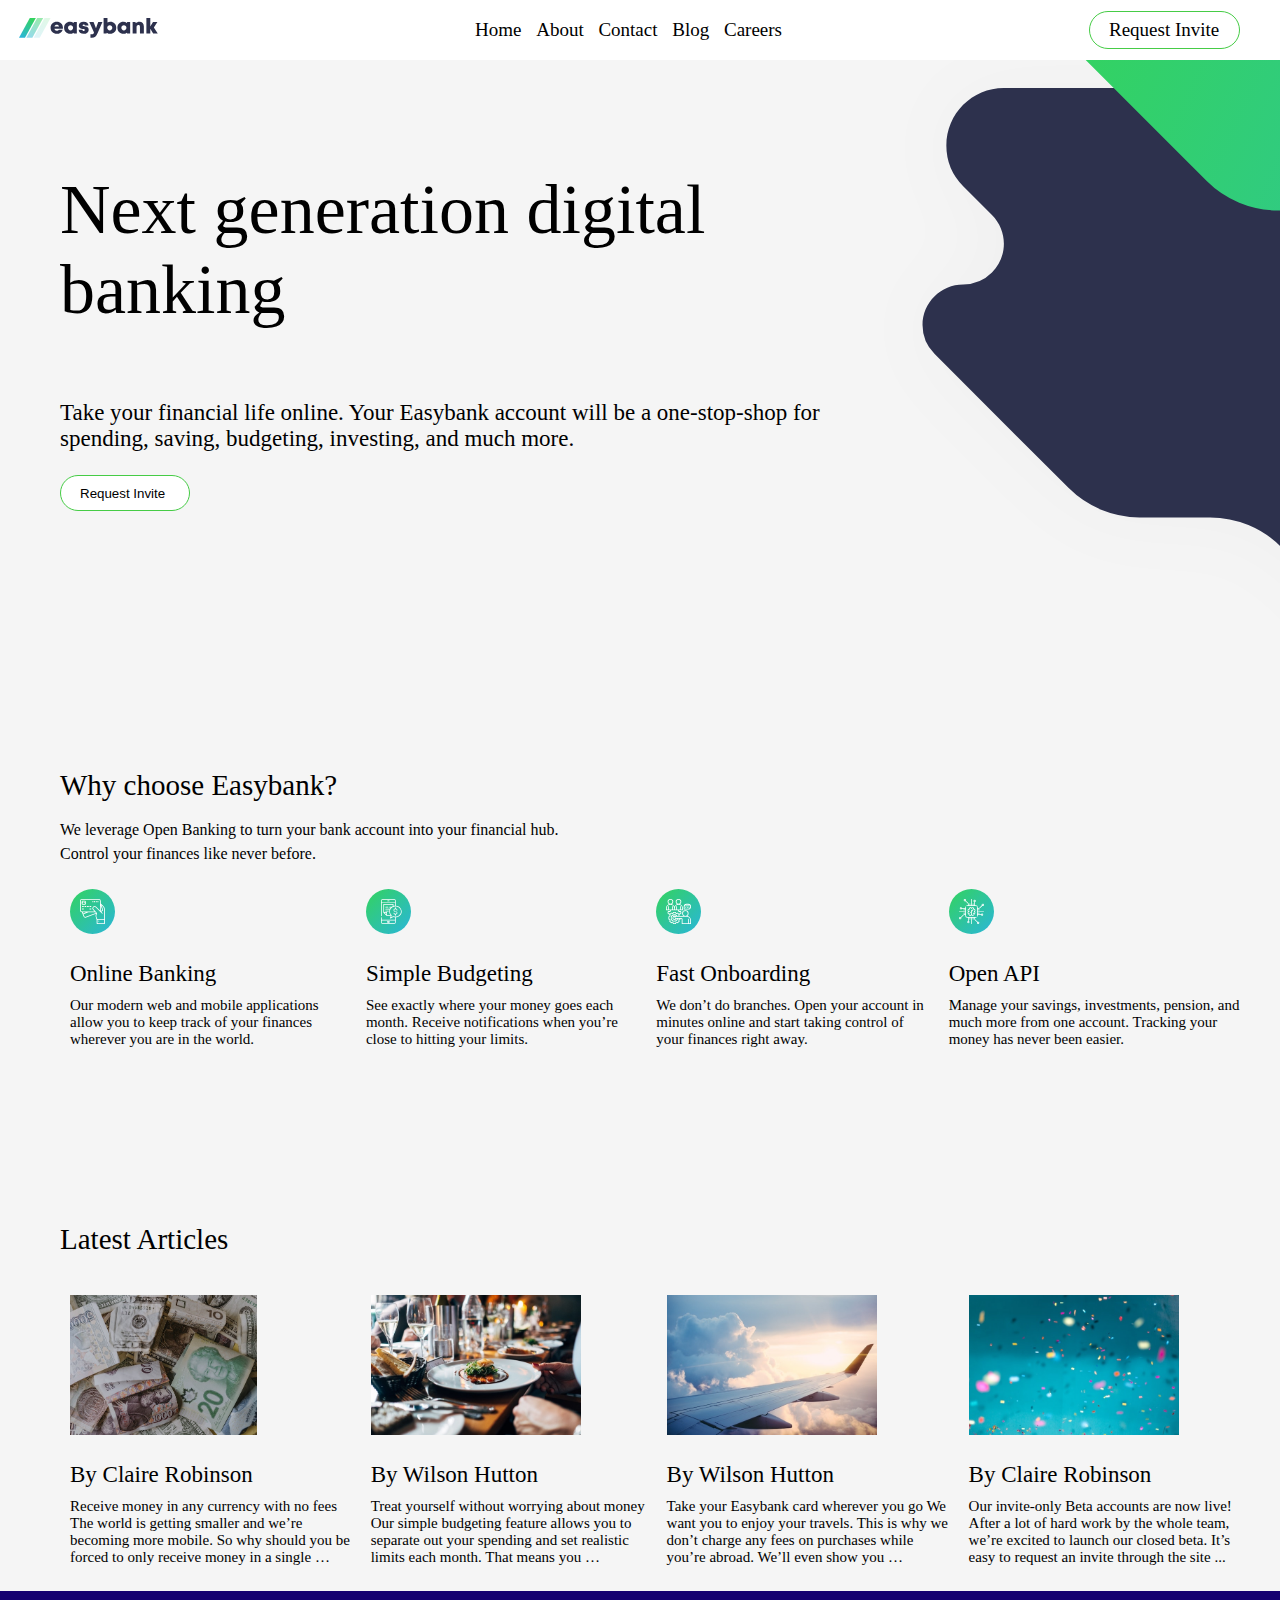
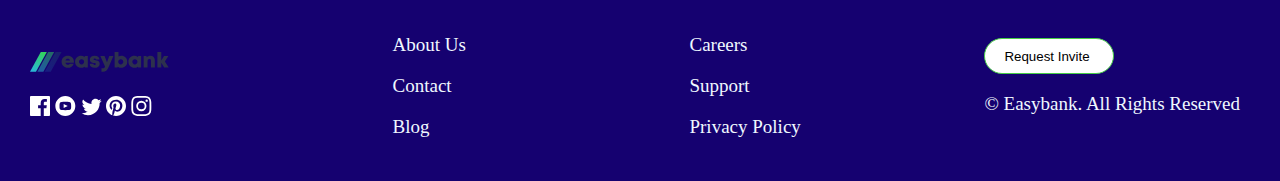
<file: main/index.html>
<!DOCTYPE html>
<html>
        <head>
                <title>Easybank</title>
                <link rel="stylesheet" type="text/css" href="main.css">
        </head>

        <body>
                <div class="navbar">
                        <div><img src="images/logo.svg"></div>
                        <div class="mubnav">
                                <ul class="ubnav">Home</ul>
                                <ul class="ubnav"> About</ul>
                                <ul class="ubnav">Contact</ul>
                                <ul class="ubnav">Blog</ul>
                                <ul class="ubnav">Careers</ul>
                        </div>
                        <div class="request">Request Invite</div>
                </div>

                <div class="maindiv">
                        <div class="div1">
                                <div class="divdiv1">
                                        <p class="p1"> Next generation digital banking</p>
                                        <p class="pp"> Take your financial life online. Your Easybank account will be a one-stop-shop for spending, saving, budgeting, investing, and much more.</p>
                                        <button class="request">Request Invite</button>
                                </div>
                                <div class="ideimage"><img src="images/bg-intro-desktop.svg"></div>
                        </div>

                        <div class="div3">
                                <p class="p3">Why choose Easybank?</p>
                                <p class="p31">We leverage Open Banking to turn your bank account into your financial hub. </p>
                                <p class="p31">Control your finances like never before.</p>
                        </div>
                        <div class="div4">
                                <div class="divdiv3">
                                        <img src="images/icon-online.svg" class="imgg">
                                        <p class="ppp">Online Banking</p>
                                        <p class="mallp">Our modern web and mobile applications allow you to keep track of your finances wherever you are in the world.</p>
                                </div>
                                <div class="divdiv3">
                                        <img src="images/icon-budgeting.svg" class="imgg">
                                        <p class="ppp">Simple Budgeting</p>
                                        <p class="mallp">See exactly where your money goes each month. Receive notifications when you’re close to hitting your limits.</p>
                                </div>
                                <div class="divdiv3">
                                        <img src="images/icon-onboarding.svg" class="imgg">
                                        <p class="ppp"> Fast Onboarding</p>
                                        <p class="mallp">We don’t do branches. Open your account in minutes online and start taking control of your finances right away.</p>
                                </div>
                                <div class="divdiv3">
                                        <img src="images/icon-api.svg" class="imgg">
                                        <p class="ppp">Open API</p>
                                        <p class="mallp"> Manage your savings, investments, pension, and much more from one account. Tracking your money has never been easier.</p>
                                </div>
                        </div>

                        <div>
                                <p class="p3 pppp">Latest Articles</p>
                                <div class="div4">
                                        <div class="name">
                                                <img src="images/image-currency.jpg" class="neimg">
                                                <p class="ppp">By Claire Robinson</p>
                                                <p class="mallp">Receive money in any currency with no fees The world is getting smaller and we’re becoming more mobile. So why should you be forced to only receive money in a single …</p>
                                        </div>
                                        <div class="name">
                                                <img src="images/image-restaurant.jpg" class="neimg">
                                                <p class="ppp">By Wilson Hutton</p>
                                                <p class="mallp">Treat yourself without worrying about money Our simple budgeting feature allows you to separate out your spending and set realistic limits each month. That means you … </p>
                                        </div>
                                        <div>
                                                <img src="images/image-plane.jpg" class="neimg">
                                                <p class="ppp">By  Wilson Hutton</p>
                                                <p class="mallp">Take your Easybank card wherever you go We want you to enjoy your travels. This is why we don’t charge any fees on purchases while you’re abroad. We’ll even show you …</p>
                                        </div>
                                        <div class="name">
                                                <img src="images/image-confetti.jpg" class="neimg">
                                                <p class="ppp">By Claire Robinson</p>
                                                <p class="mallp">Our invite-only Beta accounts are now live! After a lot of hard work by the whole team, we’re excited to launch our closed beta. It’s easy to request an invite through the site ...</p>
                                        </div>
                                </div>

                        </div>


                </div>

                <div class="bottomnav">
                                <div>
                                        <img src="images/logo.svg" class="bottomlogo">
                                        <div>
                                                <img src="images/icon-facebook.svg">
                                                <img src="images/icon-youtube.svg">
                                                <img src="images/icon-twitter.svg">
                                                <img src="images/icon-pinterest.svg">
                                                <img src="images/icon-instagram.svg">
                                        </div>
                                </div>
                                <div>
                                        <ul> About Us</ul>
                                        <ul> Contact</ul>
                                        <ul> Blog</ul>
                                </div>
                                <div>
                                        <ul> Careers</ul>
                                        <ul> Support</ul>
                                        <ul> Privacy Policy</ul>
                                </div>
                                <div>
                                        <button class="request"
                                        > Request Invite</button>
                                        <p>© Easybank. All Rights Reserved</p>
                                </div>
                        </div>
        </body>
</html>
</file>
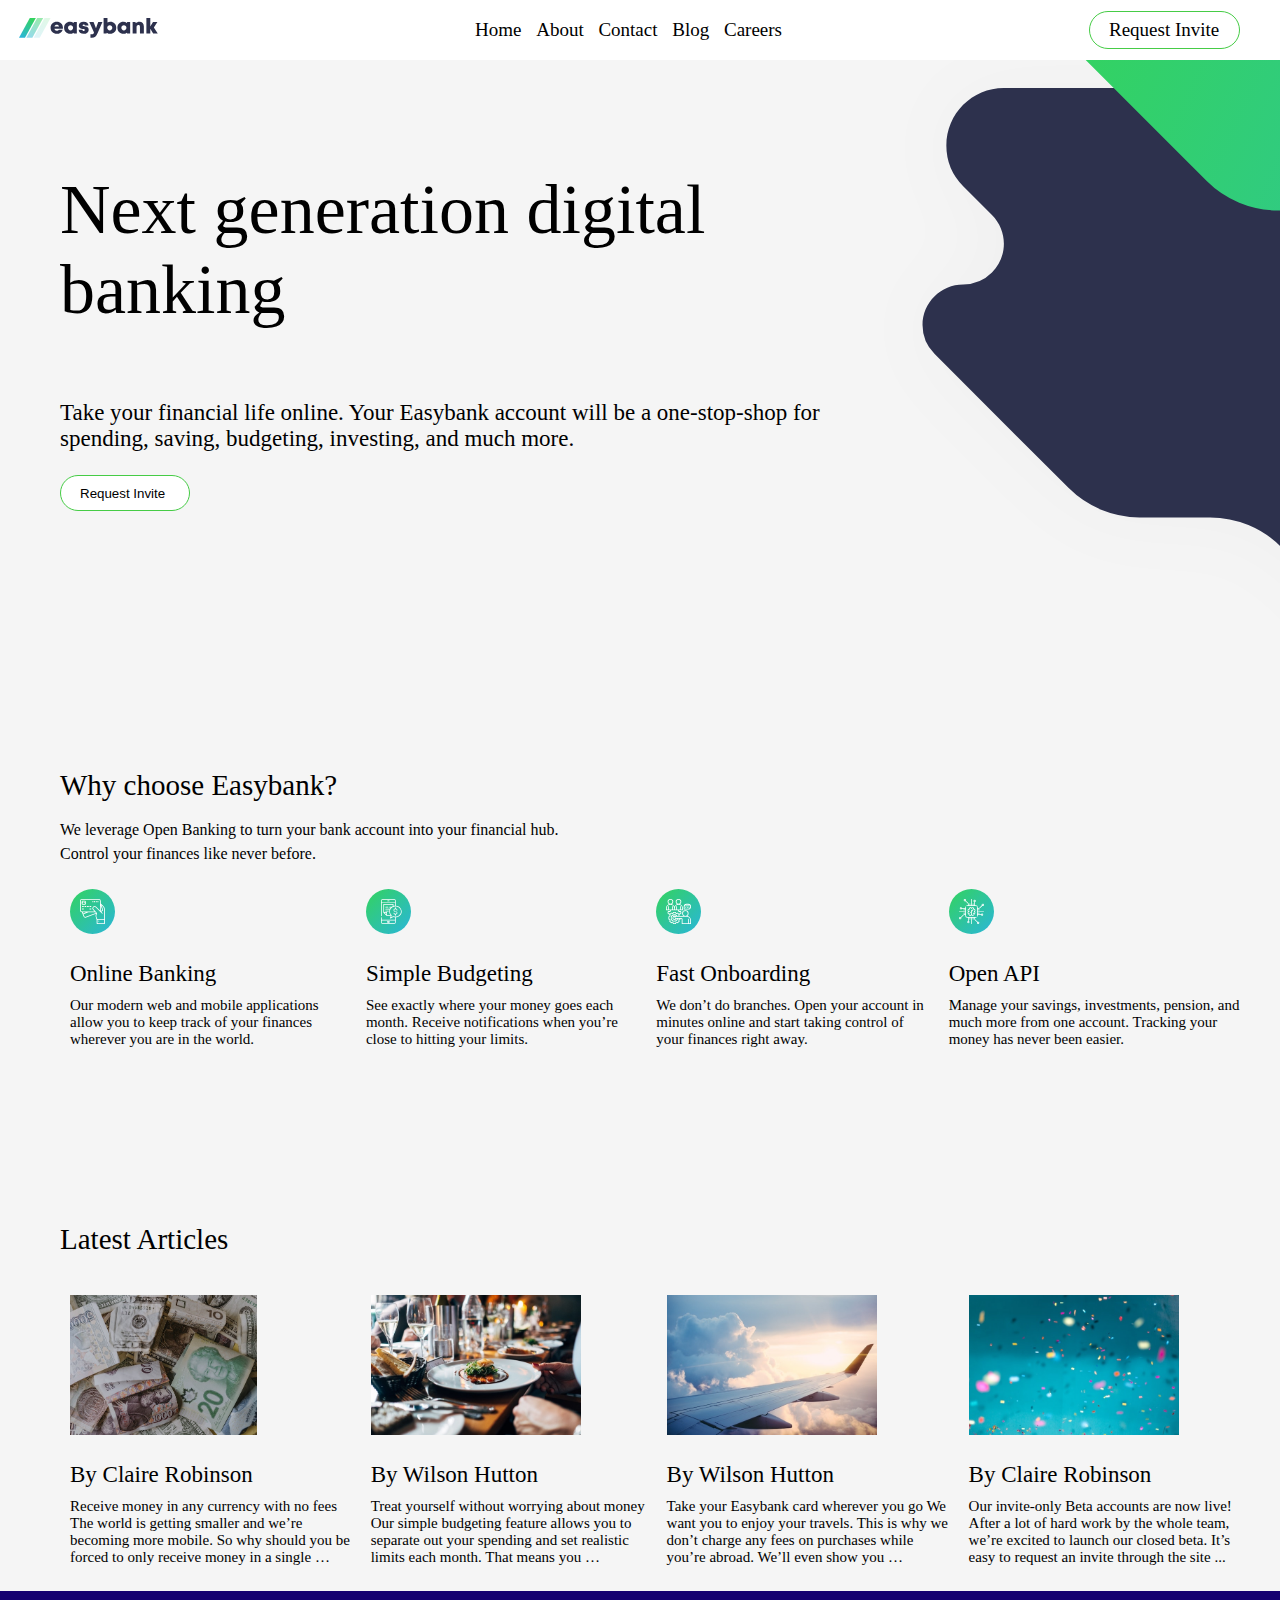
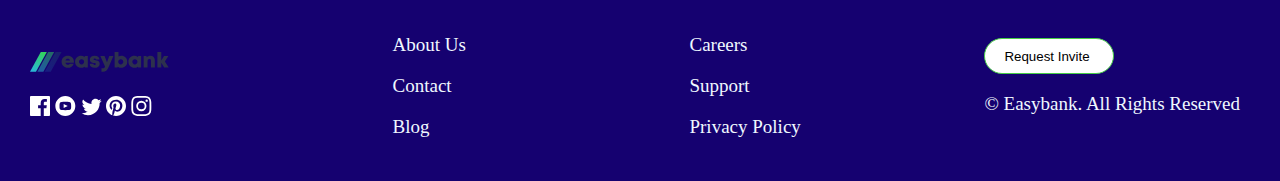
<file: main/home.html>
<!DOCTYPE html>
<html>
	<head>
		<title>Easybank</title>
		<link rel="stylesheet" type="text/css" href="main.css">
	</head>

	<body>
		<div class="navbar">
			<div><img src="images/logo.svg"></div>
			<div class="mubnav">
				<ul class="ubnav">Home</ul>
				<ul class="ubnav"> About</ul>
				<ul class="ubnav">Contact</ul>
				<ul class="ubnav">Blog</ul>
				<ul class="ubnav">Careers</ul>
			</div>
			<div class="request">Request Invite</div>
		</div>

		<div class="maindiv">
			<div class="div1">
				<div class="divdiv1">
					<p class="p1"> Next generation digital banking</p>
					<p class="pp"> Take your financial life online. Your Easybank account will be a one-stop-shop for spending, saving, budgeting, investing, and much more.</p>
					<button class="request">Request Invite</button>
				</div>
				<div class="ideimage"><img src="images/bg-intro-desktop.svg"></div>
			</div>

			<div class="div3">
				<p class="p3">Why choose Easybank?</p>
				<p class="p31">We leverage Open Banking to turn your bank account into your financial hub. </p>
				<p class="p31">Control your finances like never before.</p>
			</div>
			<div class="div4">
				<div class="divdiv3">
					<img src="images/icon-online.svg" class="imgg">
					<p class="ppp">Online Banking</p>
					<p class="mallp">Our modern web and mobile applications allow you to keep track of your finances wherever you are in the world.</p>
				</div>
				<div class="divdiv3">
					<img src="images/icon-budgeting.svg" class="imgg">
					<p class="ppp">Simple Budgeting</p>
					<p class="mallp">See exactly where your money goes each month. Receive notifications when you’re close to hitting your limits.</p>
				</div>
				<div class="divdiv3">
					<img src="images/icon-onboarding.svg" class="imgg">
					<p class="ppp"> Fast Onboarding</p>
					<p class="mallp">We don’t do branches. Open your account in minutes online and start taking control of your finances right away.</p>
				</div>
				<div class="divdiv3">
					<img src="images/icon-api.svg" class="imgg">
					<p class="ppp">Open API</p>
					<p class="mallp"> Manage your savings, investments, pension, and much more from one account. Tracking your money has never been easier.</p>
				</div>
			</div>

			<div>
				<p class="p3 pppp">Latest Articles</p>
				<div class="div4">
					<div class="name">
						<img src="images/image-currency.jpg" class="neimg">
						<p class="ppp">By Claire Robinson</p>
						<p class="mallp">Receive money in any currency with no fees The world is getting smaller and we’re becoming more mobile. So why should you be forced to only receive money in a single …</p>
					</div>
					<div class="name">
						<img src="images/image-restaurant.jpg" class="neimg">
						<p class="ppp">By Wilson Hutton</p>
						<p class="mallp">Treat yourself without worrying about money Our simple budgeting feature allows you to separate out your spending and set realistic limits each month. That means you … </p>
					</div>
					<div>
						<img src="images/image-plane.jpg" class="neimg">
						<p class="ppp">By  Wilson Hutton</p>
						<p class="mallp">Take your Easybank card wherever you go We want you to enjoy your travels. This is why we don’t charge any fees on purchases while you’re abroad. We’ll even show you …</p>
					</div>
					<div class="name">
						<img src="images/image-confetti.jpg" class="neimg">
						<p class="ppp">By Claire Robinson</p>
						<p class="mallp">Our invite-only Beta accounts are now live! After a lot of hard work by the whole team, we’re excited to launch our closed beta. It’s easy to request an invite through the site ...</p>
					</div>
				</div>
				
			</div>


		</div>

		<div class="bottomnav">
				<div>
					<img src="images/logo.svg" class="bottomlogo">
					<div>
						<img src="images/icon-facebook.svg">
						<img src="images/icon-youtube.svg">
						<img src="images/icon-twitter.svg">
						<img src="images/icon-pinterest.svg">
						<img src="images/icon-instagram.svg">
					</div>
				</div>
				<div>
					<ul> About Us</ul>
					<ul> Contact</ul>
					<ul> Blog</ul>
				</div>
				<div>
					<ul> Careers</ul>
					<ul> Support</ul>
					<ul> Privacy Policy</ul>
				</div>
				<div>
					<button class="request"
					> Request Invite</button>
					<p>© Easybank. All Rights Reserved</p>
				</div>
			</div>
	</body>
</html>
</file>
<file: main/main.css>
body{
	background-color: rgb(245, 245, 245);
    font-style: arial,roboto; 
    margin: 0px;
}
.navbar{
    height: 60px;
    background-color: rgb(255, 255, 255);
    display: flex;
    position: fixed;
    justify-content: space-between;
    top: 0;
    left: 0;
    right: 0;
    align-items: center;
    flex-direction: row;
    padding-left: 19px;
    padding-right: 40px;
    font-size: 19px;
}
.ubnav{
    text-decoration: none;
    display: inline;
    margin-left: -30px;
}
.mubnav{
    margin-left: 30px;
    margin-right: 30px;
}
.request{
    width: 130px;
    background-color: rgb(255, 255, 255);
    align-items: center;
    display: flex;
    height: 36px;
    padding-left: 19px;
    border-radius: 19px;
    border: solid;
    border-width: 1px;
    border-color: rgb(70, 204, 70);
}
.request:hover{
    background-color: rgb(70, 204, 70);
}

.div1{
    display: flex;
}
.ideimage{
    margin-top: -219px;
    width: 430px;
}
.divdiv1{
    margin-top: 100px;
}
.p1{
    font-size: 70px;;
}
.maindiv{
    margin-left:60px;
}
.pp{
    font-size: 23px;
}

.p3{
    font-size: 29px;
    margin-top: -50px;
}
.p31{
    margin-top: -10px;
}
.div4{
    display: flex;
    flex-direction: row;
    flex: 1;
    padding: 10px;
}
.imgg{
    width: 45px;
}
.ppp{
    font-size: 23px;
    margin-bottom: -5px;
    padding-right: 14px;
}
.mallp{
    font-size: 15px;
    padding-right: 17px;
}
.pppp{
    margin-top: 150px;
}
.neimg{
    max-width:300px;
    padding-right: 10px;
    height: 140px;
}
.name{
   
}
.bottomnav{
    height: 190px;
    background-color: rgb(21, 1, 112);
    display: flex;
    justify-content: space-between;
    left: 0;
    right: 0;
    align-items: center;
    flex-direction: row;
    padding-left: 30px;
    padding-right: 40px;
    font-size: 19px;
    bottom: 0;
    color: aliceblue;
}
.bottomlogo{
    margin-bottom: 19px;
    color: aliceblue;
}
</file>
